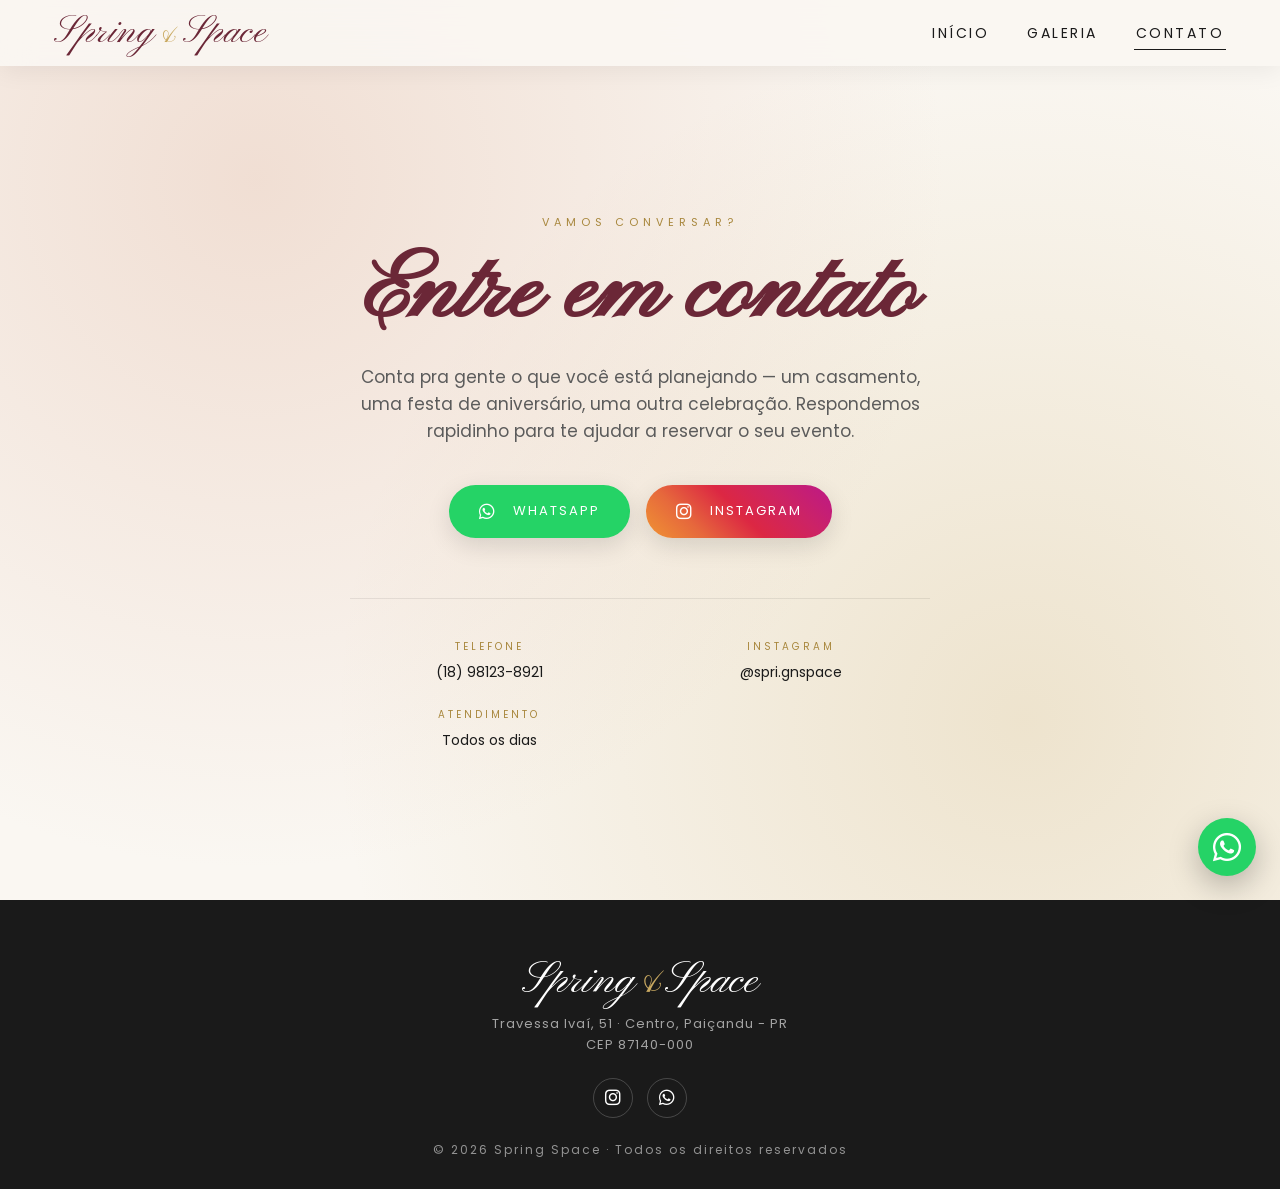
<file: contato.html>
<!DOCTYPE html>
<html lang="pt-br">
<head>
<meta charset="UTF-8">
<meta name="viewport" content="width=device-width, initial-scale=1">
<title>Contato · Spring Space</title>
<meta name="description" content="Entre em contato com o Spring Space pelo WhatsApp ou Instagram e agende uma visita ao espaço.">

<link rel="preconnect" href="https://fonts.googleapis.com">
<link rel="preconnect" href="https://fonts.gstatic.com" crossorigin>
<link href="https://fonts.googleapis.com/css2?family=Playfair+Display:ital,wght@0,400;0,500;0,600;1,400&family=Pinyon+Script&family=Great+Vibes&family=Poppins:wght@300;400;500;600&display=swap" rel="stylesheet">
<link rel="stylesheet" href="https://cdnjs.cloudflare.com/ajax/libs/font-awesome/6.5.1/css/all.min.css">

<link rel="stylesheet" href="css/style.css">
</head>
<body>

<header id="site-header" class="scrolled">
    <div class="logo"><a href="index.html">Spring<span class="amp">&amp;</span>Space</a></div>
    <button class="burger" id="burger" aria-label="Abrir menu"><span></span><span></span><span></span></button>
    <nav id="site-nav">
        <a href="index.html">Início</a>
        <a href="galeria.html">Galeria</a>
        <a href="contato.html" class="active">Contato</a>
    </nav>
</header>

<section class="contato">
    <div class="contato-card reveal">
        <span class="eyebrow">Vamos conversar?</span>
        <h2>Entre em contato</h2>
        <p>Conta pra gente o que você está planejando — um casamento, uma festa de aniversário, uma outra celebração. Respondemos rapidinho para te ajudar a reservar o seu evento.</p>

        <div class="contato-buttons">
            <a href="https://wa.me/5518981238921" class="btn-contato whats" target="_blank" rel="noopener">
                <i class="fab fa-whatsapp"></i> <span>WhatsApp</span>
            </a>
            <a href="https://www.instagram.com/spri.gnspace" class="btn-contato insta" target="_blank" rel="noopener">
                <i class="fab fa-instagram"></i> <span>Instagram</span>
            </a>
        </div>

        <div class="contato-info">
            <div>
                <div class="label">Telefone</div>
                <div class="value">(18) 98123-8921</div>
            </div>
            <div>
                <div class="label">Instagram</div>
                <div class="value">@spri.gnspace</div>
            </div>
            <div>
                <div class="label">Atendimento</div>
                <div class="value">Todos os dias</div>
            </div>
        </div>
    </div>
</section>

<footer>
    <div class="foot-sig">Spring<span class="amp">&amp;</span>Space</div>
    <p class="address">Travessa Ivaí, 51 · Centro, Paiçandu - PR<br>CEP 87140-000</p>
    <div class="socials">
        <a href="https://www.instagram.com/spri.gnspace" target="_blank" rel="noopener" aria-label="Instagram"><i class="fab fa-instagram"></i></a>
        <a href="https://wa.me/5518981238921" target="_blank" rel="noopener" aria-label="WhatsApp"><i class="fab fa-whatsapp"></i></a>
    </div>
    <p class="copy">© <span id="year">2026</span> Spring Space · Todos os direitos reservados</p>
</footer>

<a href="https://wa.me/5518981238921" class="whatsapp-float" target="_blank" rel="noopener" aria-label="WhatsApp"><i class="fab fa-whatsapp"></i></a>
<button class="back-top" aria-label="Voltar ao topo" title="Voltar ao topo">↑</button>

<script src="js/script.js"></script>
</body>
</html>
</file>
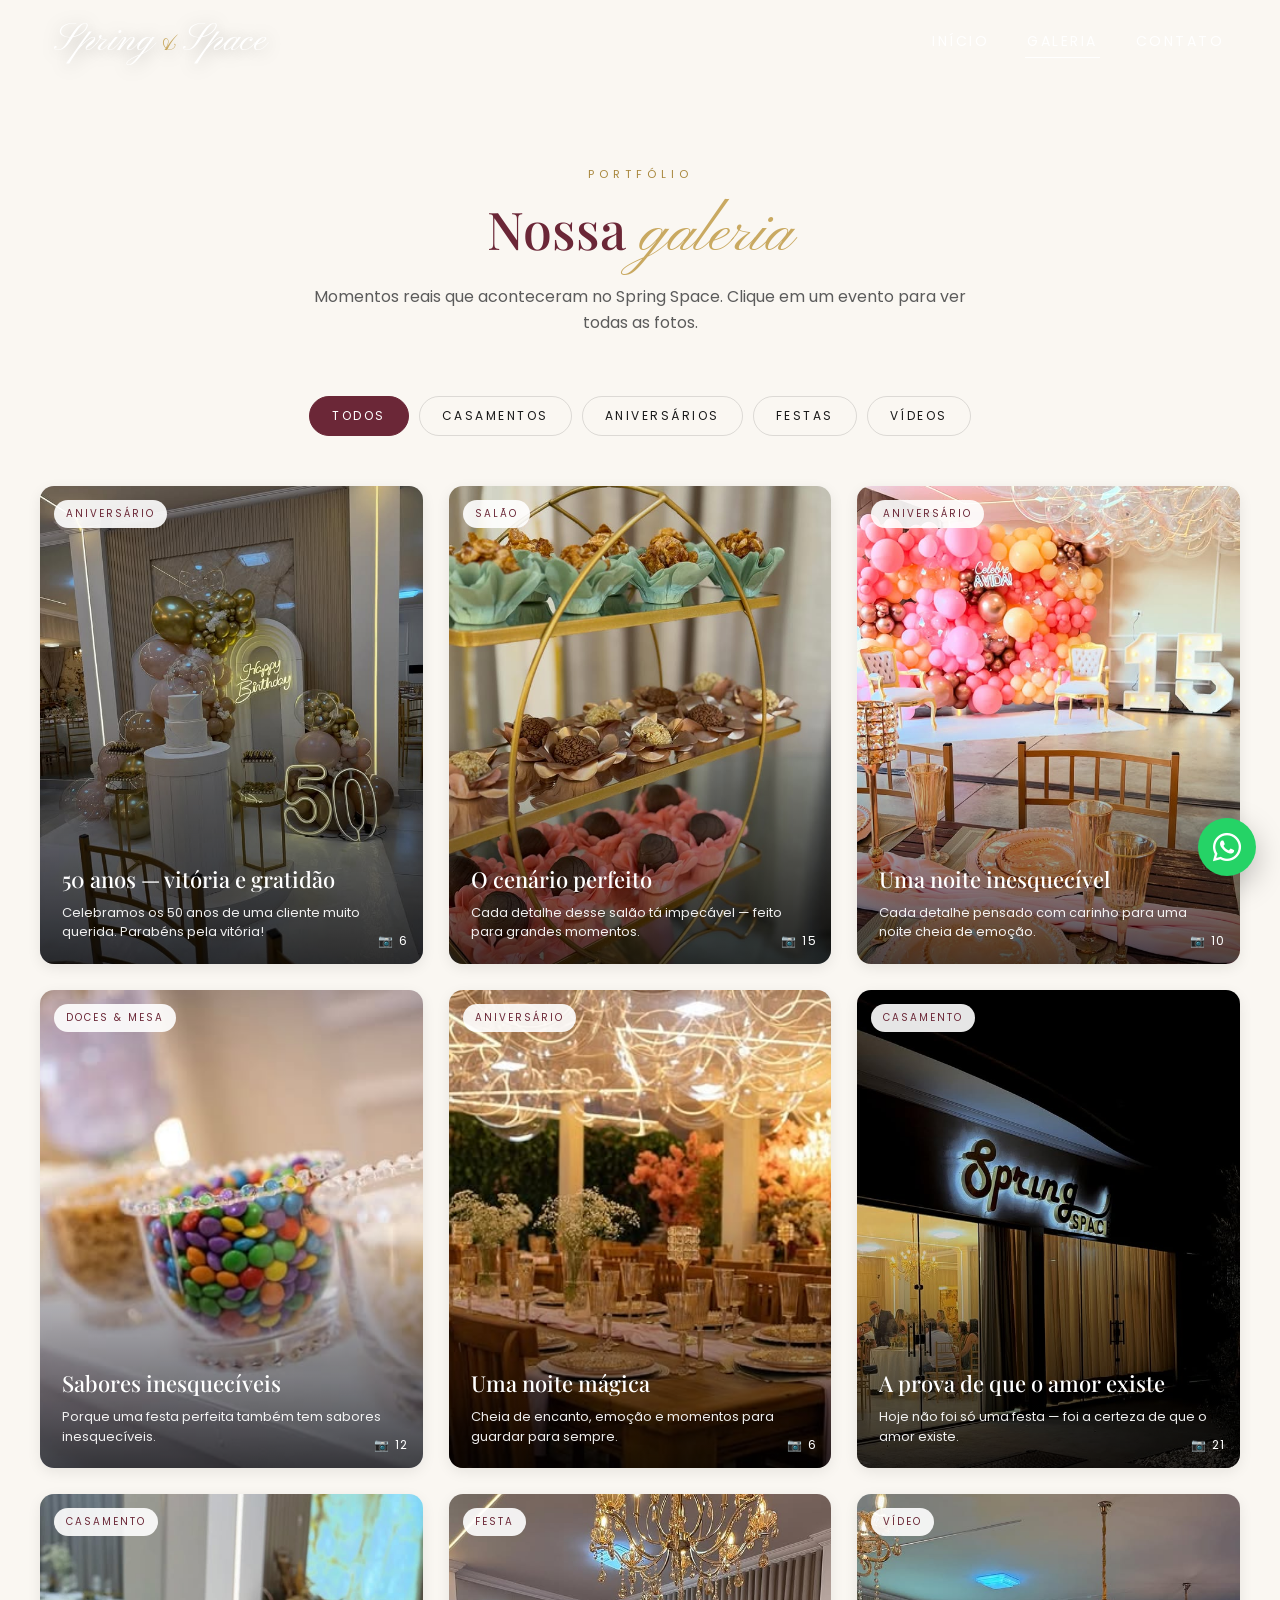
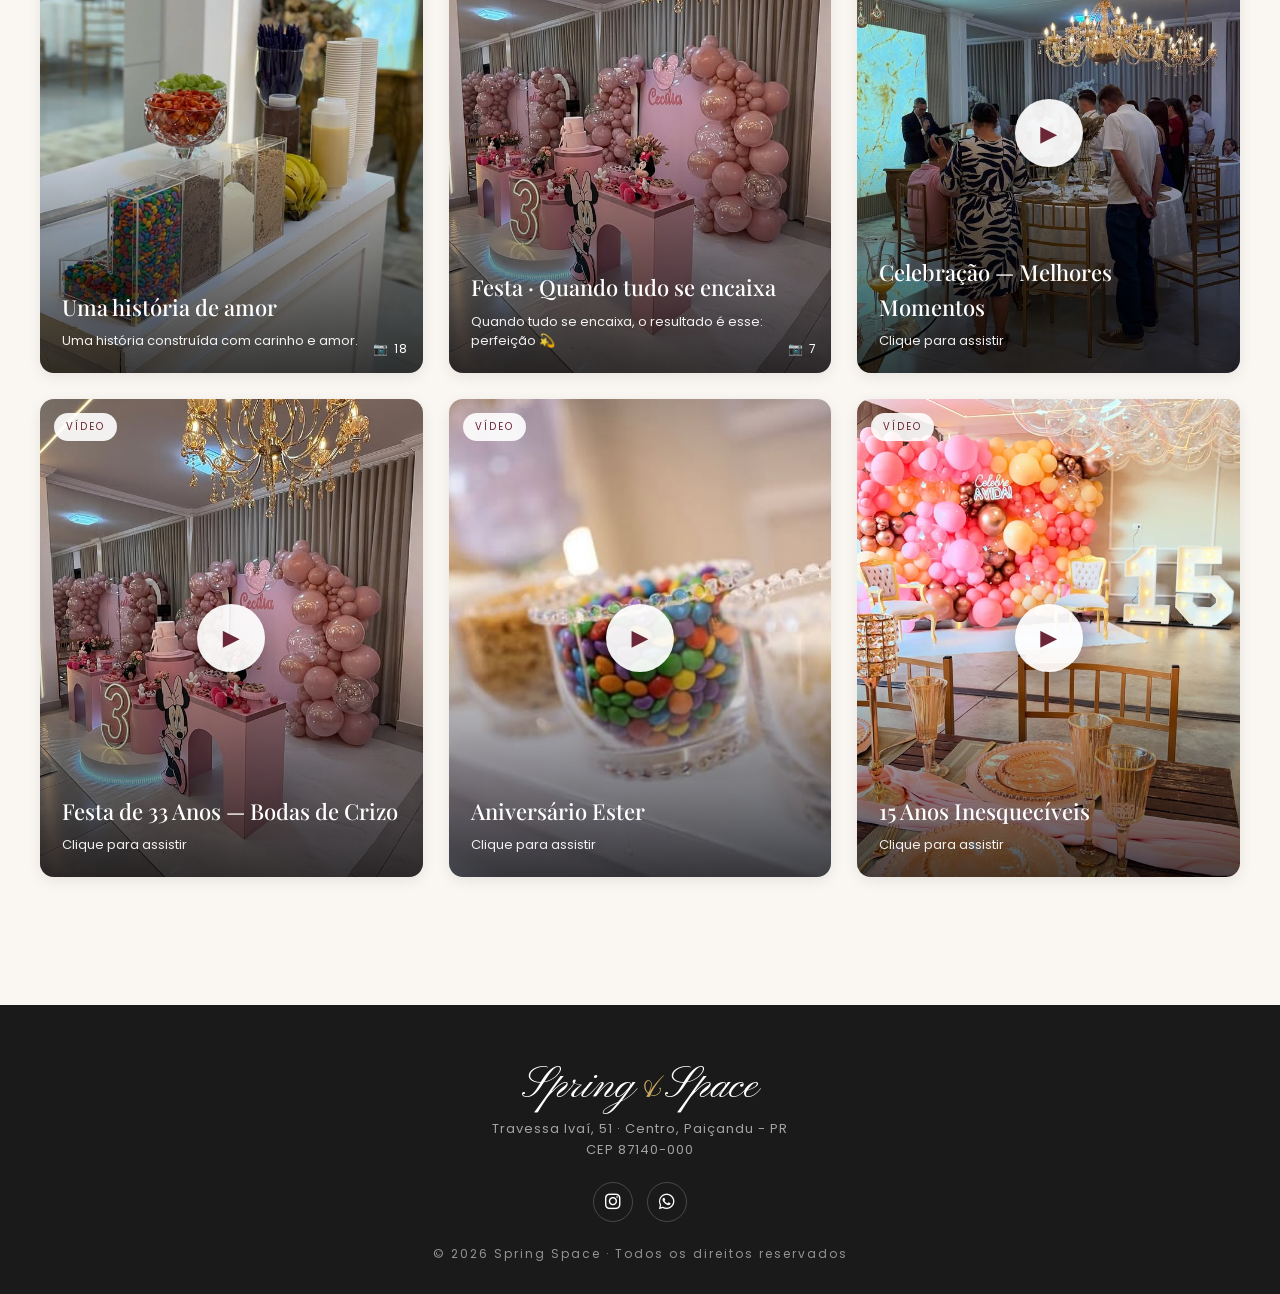
<file: galeria.html>
<!DOCTYPE html>
<html lang="pt-br">
<head>
<meta charset="UTF-8">
<meta name="viewport" content="width=device-width, initial-scale=1">
<title>Galeria · Spring Space</title>
<meta name="description" content="Confira as celebrações que aconteceram no Spring Space: casamentos, aniversários, bodas e festas.">

<link rel="preconnect" href="https://fonts.googleapis.com">
<link rel="preconnect" href="https://fonts.gstatic.com" crossorigin>
<link href="https://fonts.googleapis.com/css2?family=Playfair+Display:ital,wght@0,400;0,500;0,600;1,400&family=Pinyon+Script&family=Great+Vibes&family=Poppins:wght@300;400;500;600&display=swap" rel="stylesheet">
<link rel="stylesheet" href="https://cdnjs.cloudflare.com/ajax/libs/font-awesome/6.5.1/css/all.min.css">

<link rel="stylesheet" href="css/style.css">
</head>
<body>

<header id="site-header">
    <div class="logo"><a href="index.html">Spring<span class="amp">&amp;</span>Space</a></div>
    <button class="burger" id="burger" aria-label="Abrir menu"><span></span><span></span><span></span></button>
    <nav id="site-nav">
        <a href="index.html">Início</a>
        <a href="galeria.html" class="active">Galeria</a>
        <a href="contato.html">Contato</a>
    </nav>
</header>

<section class="galeria-page">
    <div class="container">
        <div class="section-head reveal">
            <span class="eyebrow">Portfólio</span>
            <h2>Nossa <em>galeria</em></h2>
            <p>Momentos reais que aconteceram no Spring Space. Clique em um evento para ver todas as fotos.</p>
        </div>

        <div class="gallery-filters reveal delay-1" id="filters">
            <button class="active" data-filter="todos">Todos</button>
            <button data-filter="casamento">Casamentos</button>
            <button data-filter="aniversario">Aniversários</button>
            <button data-filter="festa">Festas</button>
            <button data-filter="video">Vídeos</button>
        </div>

        <div class="galeria" id="galeria"></div>
    </div>
</section>

<!-- LIGHTBOX -->
<div class="lightbox" id="lightbox" aria-hidden="true">
    <button class="lightbox-close" id="lb-close" aria-label="Fechar">✕</button>
    <button class="lightbox-prev" id="lb-prev" aria-label="Anterior">‹</button>
    <button class="lightbox-next" id="lb-next" aria-label="Próxima">›</button>
    <div class="lightbox-content" id="lb-content"></div>
    <div class="lightbox-counter" id="lb-counter"></div>
</div>
<!-- FOOTER -->
<footer>
    <div class="foot-sig">Spring<span class="amp">&amp;</span>Space</div>
    <p class="address">Travessa Ivaí, 51 · Centro, Paiçandu - PR<br>CEP 87140-000</p>
    <div class="socials">
        <a href="https://www.instagram.com/spri.gnspace" target="_blank" rel="noopener" aria-label="Instagram"><i class="fab fa-instagram"></i></a>
        <a href="https://wa.me/5518981238921" target="_blank" rel="noopener" aria-label="WhatsApp"><i class="fab fa-whatsapp"></i></a>
    </div>
    <p class="copy">© <span id="year">2026</span> Spring Space · Todos os direitos reservados</p>
</footer>

<a href="https://wa.me/5518981238921" class="whatsapp-float" target="_blank" rel="noopener" aria-label="WhatsApp"><i class="fab fa-whatsapp"></i></a>
<button class="back-top" aria-label="Voltar ao topo" title="Voltar ao topo">↑</button>

<script src="js/script.js"></script>
</body>
</html>
</file>
<file: css/style.css>
/* =========================================================
   Spring Space — Visual Identity
   Palette: ivory, rose, burgundy, gold, charcoal
   Type:    Playfair Display (serif) + Poppins (body) + Pinyon Script (signature)
   ========================================================= */

:root {
    --ivory: #faf7f2;
    --cream: #f2ebe1;
    --rose:  #e7c6b5;
    --gold:  #c9a961;
    --gold-dark: #a8873d;
    --burgundy: #6b2737;
    --charcoal: #1a1a1a;
    --muted: #5b5b5b;
    --white: #ffffff;
    --shadow-sm: 0 4px 14px rgba(0,0,0,0.08);
    --shadow-md: 0 14px 40px rgba(0,0,0,0.18);
    --shadow-lg: 0 30px 80px rgba(0,0,0,0.35);
    --radius: 14px;
    --ease: cubic-bezier(.22,.61,.36,1);
}

/* RESET */
*, *::before, *::after {
    margin: 0;
    padding: 0;
    box-sizing: border-box;
}

html { scroll-behavior: smooth; }

body {
    font-family: 'Poppins', system-ui, sans-serif;
    background: var(--ivory);
    color: var(--charcoal);
    line-height: 1.6;
    overflow-x: hidden;
    -webkit-font-smoothing: antialiased;
}

img { display: block; max-width: 100%; }

/* =========================================================
   HEADER / NAV
   ========================================================= */
header {
    position: fixed;
    inset: 0 0 auto 0;
    padding: 22px 54px;
    display: flex;
    justify-content: space-between;
    align-items: center;
    z-index: 1000;
    transition: background .4s var(--ease), padding .4s var(--ease), box-shadow .4s var(--ease);
}

header.scrolled {
    background: rgba(250, 247, 242, 0.92);
    backdrop-filter: blur(16px);
    -webkit-backdrop-filter: blur(16px);
    padding: 14px 54px;
    box-shadow: 0 6px 24px rgba(0,0,0,0.06);
}

/* Signature logo */
.logo {
    font-family: 'Pinyon Script', 'Great Vibes', cursive;
    font-weight: 400;
    font-size: clamp(30px, 3vw, 44px);
    color: var(--white);
    letter-spacing: .5px;
    text-shadow: 0 2px 18px rgba(0,0,0,0.35);
    transition: color .4s var(--ease), text-shadow .4s var(--ease);
    line-height: 1;
}
.logo a { color: inherit; text-decoration: none; }
.logo .amp { color: var(--gold); font-size: .85em; margin: 0 .05em; }

header.scrolled .logo {
    color: var(--burgundy);
    text-shadow: none;
}

/* Nav */
nav {
    display: flex;
    gap: 34px;
    align-items: center;
}
nav a {
    color: var(--white);
    text-decoration: none;
    font-size: 14px;
    font-weight: 400;
    letter-spacing: 2.5px;
    text-transform: uppercase;
    position: relative;
    padding: 6px 2px;
    transition: color .3s var(--ease);
}
nav a::after {
    content: "";
    position: absolute;
    left: 0; bottom: 0;
    width: 0%; height: 1.5px;
    background: currentColor;
    transition: width .4s var(--ease);
}
nav a:hover::after,
nav a.active::after { width: 100%; }
header.scrolled nav a { color: var(--charcoal); }

/* Mobile burger */
.burger {
    display: none;
    width: 30px; height: 22px;
    background: transparent;
    border: none;
    cursor: pointer;
    position: relative;
}
.burger span {
    position: absolute;
    left: 0; right: 0;
    height: 2px;
    background: var(--white);
    transition: transform .35s var(--ease), top .35s var(--ease), opacity .2s var(--ease), background .35s var(--ease);
}
.burger span:nth-child(1) { top: 2px; }
.burger span:nth-child(2) { top: 10px; }
.burger span:nth-child(3) { top: 18px; }
header.scrolled .burger span { background: var(--charcoal); }
.burger.open span:nth-child(1) { top: 10px; transform: rotate(45deg); }
.burger.open span:nth-child(2) { opacity: 0; }
.burger.open span:nth-child(3) { top: 10px; transform: rotate(-45deg); }

/* =========================================================
   HERO
   ========================================================= */
.hero {
    position: relative;
    min-height: 100vh;
    display: flex;
    align-items: center;
    justify-content: center;
    text-align: center;
    color: var(--white);
    overflow: hidden;
}
.hero-slides {
    position: absolute; inset: 0;
    z-index: 0;
}
.hero-slide {
    position: absolute; inset: 0;
    background-size: cover;
    background-position: center;
    opacity: 0;
    transform: scale(1.08);
    transition: opacity 1.6s var(--ease), transform 8s ease-out;
}
.hero-slide.active {
    opacity: 1;
    transform: scale(1);
}
.hero::before {
    content: "";
    position: absolute; inset: 0;
    background: linear-gradient(180deg, rgba(0,0,0,.35) 0%, rgba(0,0,0,.55) 100%);
    z-index: 1;
}
.hero-content {
    position: relative;
    z-index: 2;
    padding: 0 24px;
    max-width: 900px;
}
.hero .brand-signature {
    font-family: 'Pinyon Script', 'Great Vibes', cursive;
    font-size: clamp(64px, 11vw, 150px);
    line-height: 1;
    color: var(--white);
    text-shadow: 0 6px 40px rgba(0,0,0,.45);
    opacity: 0;
    transform: translateY(30px);
    animation: signatureIn 1.8s var(--ease) forwards;
}
.hero .brand-signature .amp {
    color: var(--gold);
    font-size: .85em;
    display: inline-block;
    margin: 0 .08em;
}
.hero .kicker {
    display: inline-block;
    font-size: 12px;
    letter-spacing: 5px;
    text-transform: uppercase;
    margin-bottom: 18px;
    color: var(--gold);
    opacity: 0;
    animation: fadeUp .9s var(--ease) .3s forwards;
}
.hero .tagline {
    margin-top: 18px;
    font-family: 'Playfair Display', serif;
    font-weight: 400;
    font-size: clamp(18px, 2.2vw, 26px);
    font-style: italic;
    letter-spacing: .5px;
    opacity: 0;
    animation: fadeUp 1s var(--ease) 1s forwards;
}
.hero .hero-cta {
    margin-top: 36px;
    display: inline-flex;
    gap: 14px;
    flex-wrap: wrap;
    justify-content: center;
    opacity: 0;
    animation: fadeUp 1s var(--ease) 1.4s forwards;
}
.scroll-hint {
    position: absolute;
    bottom: 28px;
    left: 50%;
    transform: translateX(-50%);
    z-index: 2;
    color: var(--white);
    font-size: 11px;
    letter-spacing: 3px;
    text-transform: uppercase;
    opacity: .85;
    display: flex;
    flex-direction: column;
    align-items: center;
    gap: 8px;
}
.scroll-hint .line {
    width: 1px; height: 40px;
    background: var(--white);
    position: relative;
    overflow: hidden;
}
.scroll-hint .line::after {
    content: "";
    position: absolute;
    top: -40px; left: 0;
    width: 100%; height: 40px;
    background: var(--gold);
    animation: scrollLine 2.4s var(--ease) infinite;
}

/* =========================================================
   BUTTONS
   ========================================================= */
.btn {
    position: relative;
    display: inline-flex;
    align-items: center;
    gap: 10px;
    padding: 14px 32px;
    font-size: 12px;
    letter-spacing: 3px;
    text-transform: uppercase;
    text-decoration: none;
    border: 1.5px solid currentColor;
    color: var(--white);
    background: transparent;
    overflow: hidden;
    transition: color .35s var(--ease), border-color .35s var(--ease), transform .35s var(--ease);
    cursor: pointer;
}
.btn::before {
    content: "";
    position: absolute;
    inset: 0;
    background: var(--white);
    transform: translateY(101%);
    transition: transform .45s var(--ease);
    z-index: 0;
}
.btn > * { position: relative; z-index: 1; }
.btn:hover { color: var(--burgundy); border-color: var(--white); }
.btn:hover::before { transform: translateY(0); }

.btn-solid {
    color: var(--charcoal);
    background: var(--gold);
    border-color: var(--gold);
}
.btn-solid::before { background: var(--burgundy); }
.btn-solid:hover { color: var(--white); border-color: var(--burgundy); }

/* =========================================================
   GENERIC SECTION
   ========================================================= */
section { padding: clamp(70px, 10vw, 130px) 24px; }
.container { max-width: 1200px; margin: 0 auto; }

.section-head {
    text-align: center;
    margin-bottom: 60px;
}
.section-head .eyebrow {
    display: inline-block;
    font-size: 11px;
    letter-spacing: 5px;
    text-transform: uppercase;
    color: var(--gold-dark);
    margin-bottom: 14px;
}
.section-head h2 {
    font-family: 'Playfair Display', serif;
    font-weight: 500;
    font-size: clamp(30px, 4.5vw, 52px);
    color: var(--burgundy);
    margin-bottom: 12px;
    line-height: 1.15;
}
.section-head h2 em {
    font-family: 'Pinyon Script', cursive;
    font-style: normal;
    color: var(--gold);
    font-size: 1.25em;
    font-weight: 400;
}
.section-head p {
    max-width: 680px;
    margin: 0 auto;
    color: var(--muted);
    font-size: 16px;
}

/* =========================================================
   ABOUT
   ========================================================= */
.sobre {
    background:
        radial-gradient(circle at 80% 20%, rgba(201,169,97,0.08), transparent 60%),
        var(--ivory);
    position: relative;
}
.sobre-grid {
    display: grid;
    grid-template-columns: 1fr 1fr;
    gap: clamp(30px, 6vw, 80px);
    align-items: center;
}
.sobre-text h2 {
    font-family: 'Playfair Display', serif;
    font-weight: 500;
    font-size: clamp(30px, 4vw, 48px);
    color: var(--burgundy);
    line-height: 1.15;
    margin-bottom: 22px;
}
.sobre-text h2 em {
    font-family: 'Pinyon Script', cursive;
    font-style: normal;
    color: var(--gold);
    font-size: 1.2em;
}
.sobre-text .eyebrow {
    display: inline-block;
    font-size: 11px;
    letter-spacing: 5px;
    text-transform: uppercase;
    color: var(--gold-dark);
    margin-bottom: 14px;
}
.sobre-text p {
    color: var(--muted);
    margin-bottom: 18px;
}
.sobre-image {
    position: relative;
    aspect-ratio: 4/5;
    border-radius: var(--radius);
    overflow: hidden;
    box-shadow: var(--shadow-md);
}
.sobre-image img {
    width: 100%; height: 100%;
    object-fit: cover;
    transition: transform 1.2s var(--ease);
}
.sobre-image:hover img { transform: scale(1.05); }
.sobre-image::before {
    content: "";
    position: absolute;
    inset: -20px;
    border: 2px solid var(--gold);
    border-radius: var(--radius);
    z-index: -1;
    transform: translate(24px, 24px);
}

/* =========================================================
   SERVIÇOS
   ========================================================= */
.servicos { background: var(--cream); }
.servicos-grid {
    display: grid;
    grid-template-columns: repeat(auto-fit, minmax(230px, 1fr));
    gap: 24px;
}
.servico {
    background: var(--white);
    padding: 40px 28px;
    border-radius: var(--radius);
    text-align: center;
    box-shadow: var(--shadow-sm);
    transition: transform .5s var(--ease), box-shadow .5s var(--ease);
    border: 1px solid transparent;
}
.servico:hover {
    transform: translateY(-8px);
    box-shadow: var(--shadow-md);
    border-color: var(--gold);
}
.servico .icon {
    font-size: 32px;
    margin-bottom: 14px;
    display: inline-block;
    transition: transform .5s var(--ease);
}
.servico:hover .icon { transform: scale(1.15) rotate(-6deg); }
.servico h3 {
    font-family: 'Playfair Display', serif;
    font-weight: 500;
    font-size: 20px;
    color: var(--burgundy);
    margin-bottom: 8px;
}
.servico p {
    color: var(--muted);
    font-size: 14px;
}

/* =========================================================
   GALLERY PREVIEW (home)
   ========================================================= */
.preview-grid {
    display: grid;
    grid-template-columns: repeat(3, 1fr);
    gap: 14px;
    margin-bottom: 40px;
}
.preview-grid .tile {
    position: relative;
    overflow: hidden;
    border-radius: var(--radius);
    aspect-ratio: 4/5;
    box-shadow: var(--shadow-sm);
}
.preview-grid .tile:nth-child(1) { grid-row: span 2; aspect-ratio: auto; }
.preview-grid .tile img {
    width: 100%; height: 100%;
    object-fit: cover;
    transition: transform 1.2s var(--ease), filter .6s var(--ease);
}
.preview-grid .tile:hover img { transform: scale(1.08); filter: brightness(.85); }
.preview-grid .tile::after {
    content: "";
    position: absolute;
    inset: 0;
    background: linear-gradient(180deg, transparent 55%, rgba(0,0,0,.55));
    opacity: 0;
    transition: opacity .4s var(--ease);
}
.preview-grid .tile:hover::after { opacity: 1; }
.preview-cta { text-align: center; }

/* =========================================================
   GALERIA (full page)
   ========================================================= */
.galeria-page { padding-top: 160px; }

.gallery-filters {
    display: flex;
    justify-content: center;
    flex-wrap: wrap;
    gap: 10px;
    margin-bottom: 50px;
}
.gallery-filters button {
    background: transparent;
    border: 1px solid rgba(0,0,0,0.12);
    color: var(--charcoal);
    padding: 10px 22px;
    font-size: 12px;
    letter-spacing: 2.5px;
    text-transform: uppercase;
    font-family: inherit;
    cursor: pointer;
    border-radius: 999px;
    transition: all .35s var(--ease);
}
.gallery-filters button:hover { border-color: var(--gold); color: var(--gold-dark); }
.gallery-filters button.active {
    background: var(--burgundy);
    color: var(--white);
    border-color: var(--burgundy);
}

.galeria {
    display: grid;
    grid-template-columns: repeat(auto-fit, minmax(300px, 1fr));
    gap: 26px;
    max-width: 1280px;
    margin: 0 auto;
}

.evento {
    position: relative;
    background: var(--white);
    border-radius: var(--radius);
    overflow: hidden;
    box-shadow: var(--shadow-sm);
    transition: transform .5s var(--ease), box-shadow .5s var(--ease);
    opacity: 0;
    transform: translateY(40px);
    cursor: pointer;
}
.evento.show { opacity: 1; transform: translateY(0); }
.evento:hover {
    transform: translateY(-6px);
    box-shadow: var(--shadow-md);
}
.evento-media {
    position: relative;
    aspect-ratio: 4/5;
    overflow: hidden;
}
.evento-media img, .evento-media video {
    width: 100%; height: 100%;
    object-fit: cover;
    transition: transform 1.2s var(--ease);
}
.evento:hover .evento-media img,
.evento:hover .evento-media video { transform: scale(1.08); }
.evento-media::after {
    content: "";
    position: absolute;
    inset: 0;
    background: linear-gradient(180deg, transparent 50%, rgba(0,0,0,.7));
    pointer-events: none;
}
.evento-badge {
    position: absolute;
    top: 14px; left: 14px;
    background: rgba(255,255,255,.9);
    color: var(--burgundy);
    font-size: 10px;
    letter-spacing: 2px;
    text-transform: uppercase;
    padding: 6px 12px;
    border-radius: 999px;
    z-index: 2;
}
.evento-count {
    position: absolute;
    bottom: 14px; right: 14px;
    color: var(--white);
    font-size: 12px;
    letter-spacing: 1.5px;
    z-index: 2;
    display: flex;
    align-items: center;
    gap: 6px;
}
.evento-caption {
    position: absolute;
    bottom: 0; left: 0; right: 0;
    padding: 28px 22px 22px;
    color: var(--white);
    z-index: 2;
}
.evento-caption h3 {
    font-family: 'Playfair Display', serif;
    font-weight: 500;
    font-size: 22px;
    margin-bottom: 6px;
}
.evento-caption p {
    font-size: 13px;
    opacity: .92;
    line-height: 1.5;
}

/* Video card badge */
.evento.is-video .evento-media::before {
    content: "▶";
    position: absolute;
    top: 50%; left: 50%;
    transform: translate(-50%, -50%);
    z-index: 3;
    width: 68px; height: 68px;
    display: flex;
    align-items: center;
    justify-content: center;
    border-radius: 50%;
    background: rgba(255,255,255,.92);
    color: var(--burgundy);
    font-size: 22px;
    box-shadow: 0 8px 30px rgba(0,0,0,.4);
    transition: transform .4s var(--ease);
}
.evento.is-video:hover .evento-media::before { transform: translate(-50%, -50%) scale(1.1); }

/* Video placeholder (empty state) */
.video-placeholder {
    grid-column: 1 / -1;
    background: linear-gradient(135deg, rgba(107,39,55,.06), rgba(201,169,97,.12));
    border: 2px dashed rgba(107,39,55,.25);
    border-radius: var(--radius);
    padding: 60px 24px;
    text-align: center;
    color: var(--muted);
}
.video-placeholder h3 {
    font-family: 'Playfair Display', serif;
    color: var(--burgundy);
    font-size: 22px;
    margin-bottom: 8px;
}
.video-placeholder code {
    background: rgba(0,0,0,.05);
    padding: 2px 8px;
    border-radius: 4px;
    font-size: 13px;
}

/* =========================================================
   LIGHTBOX
   ========================================================= */
.lightbox {
    position: fixed;
    inset: 0;
    background: rgba(10,10,10,.94);
    display: none;
    justify-content: center;
    align-items: center;
    z-index: 2000;
    padding: 40px 70px;
    opacity: 0;
    transition: opacity .4s var(--ease);
}
.lightbox.open { display: flex; opacity: 1; }
.lightbox-content {
    position: relative;
    max-width: 1100px;
    max-height: 90vh;
    width: 100%;
    display: flex;
    align-items: center;
    justify-content: center;
}
.lightbox-content img,
.lightbox-content video {
    max-width: 100%;
    max-height: 85vh;
    object-fit: contain;
    border-radius: 6px;
    box-shadow: var(--shadow-lg);
    animation: lbIn .4s var(--ease);
}
.lightbox-close,
.lightbox-prev,
.lightbox-next {
    position: absolute;
    background: rgba(255,255,255,.08);
    color: var(--white);
    border: 1px solid rgba(255,255,255,.25);
    width: 48px; height: 48px;
    border-radius: 50%;
    cursor: pointer;
    display: flex;
    align-items: center;
    justify-content: center;
    font-size: 20px;
    font-family: inherit;
    transition: background .3s var(--ease), transform .3s var(--ease);
    z-index: 2;
}
.lightbox-close:hover,
.lightbox-prev:hover,
.lightbox-next:hover { background: var(--gold); color: var(--charcoal); border-color: var(--gold); }
.lightbox-close { top: 24px; right: 24px; }
.lightbox-prev  { left: 24px; top: 50%; transform: translateY(-50%); }
.lightbox-next  { right: 24px; top: 50%; transform: translateY(-50%); }
.lightbox-counter {
    position: absolute;
    bottom: 20px;
    left: 50%;
    transform: translateX(-50%);
    color: rgba(255,255,255,.75);
    font-size: 12px;
    letter-spacing: 2px;
}

/* =========================================================
   CTA STRIP
   ========================================================= */
.cta {
    background:
        linear-gradient(rgba(107,39,55,.75), rgba(107,39,55,.75)),
        var(--bg, #333) center/cover no-repeat;
    color: var(--white);
    text-align: center;
    padding: 120px 24px;
}
.cta h2 {
    font-family: 'Playfair Display', serif;
    font-weight: 500;
    font-size: clamp(28px, 4vw, 46px);
    margin-bottom: 14px;
}
.cta h2 em {
    font-family: 'Pinyon Script', cursive;
    font-style: normal;
    color: var(--gold);
    font-size: 1.25em;
}
.cta p {
    max-width: 600px;
    margin: 0 auto 30px;
    opacity: .92;
}

/* =========================================================
   CONTATO PAGE
   ========================================================= */
.contato {
    min-height: 100vh;
    display: flex;
    align-items: center;
    justify-content: center;
    padding: 140px 24px 80px;
    background:
        radial-gradient(circle at 20% 20%, rgba(231,198,181,.5), transparent 55%),
        radial-gradient(circle at 80% 80%, rgba(201,169,97,.25), transparent 55%),
        var(--ivory);
}
.contato-card {
    max-width: 620px;
    text-align: center;
    padding: 20px;
}
.contato-card .eyebrow {
    display: inline-block;
    font-size: 11px;
    letter-spacing: 5px;
    text-transform: uppercase;
    color: var(--gold-dark);
    margin-bottom: 14px;
}
.contato-card h2 {
    font-family: 'Pinyon Script', cursive;
    font-size: clamp(54px, 8vw, 96px);
    color: var(--burgundy);
    line-height: 1;
    margin-bottom: 22px;
}
.contato-card p {
    color: var(--muted);
    margin-bottom: 40px;
    font-size: 17px;
}
.contato-buttons {
    display: flex;
    gap: 16px;
    flex-wrap: wrap;
    justify-content: center;
}

.btn-contato {
    display: inline-flex;
    align-items: center;
    gap: 12px;
    padding: 16px 30px;
    border-radius: 999px;
    color: var(--white);
    font-size: 13px;
    letter-spacing: 2px;
    text-transform: uppercase;
    text-decoration: none;
    transition: transform .35s var(--ease), box-shadow .35s var(--ease), background .35s var(--ease);
    box-shadow: 0 8px 24px rgba(0,0,0,.12);
}
.btn-contato.whats { background: #25d366; }
.btn-contato.whats:hover { background: #1fb559; transform: translateY(-3px); box-shadow: 0 12px 30px rgba(37,211,102,.4); }
.btn-contato.insta {
    background: linear-gradient(45deg,#f09433 0%,#e6683c 25%,#dc2743 50%,#cc2366 75%,#bc1888 100%);
}
.btn-contato.insta:hover { transform: translateY(-3px); box-shadow: 0 12px 30px rgba(220,39,67,.35); }

.contato-info {
    margin-top: 60px;
    display: grid;
    grid-template-columns: repeat(auto-fit, minmax(180px,1fr));
    gap: 24px;
    border-top: 1px solid rgba(0,0,0,.08);
    padding-top: 40px;
}
.contato-info div { text-align: center; }
.contato-info .label {
    font-size: 10px;
    letter-spacing: 3px;
    text-transform: uppercase;
    color: var(--gold-dark);
    margin-bottom: 6px;
}
.contato-info .value { color: var(--charcoal); font-size: 14px; }

/* =========================================================
   FOOTER
   ========================================================= */
footer {
    background: var(--charcoal);
    color: rgba(255,255,255,.75);
    padding: 60px 24px 30px;
    text-align: center;
}
footer .foot-sig {
    font-family: 'Pinyon Script', cursive;
    color: var(--white);
    font-size: 44px;
    line-height: 1;
    margin-bottom: 10px;
}
footer .address {
    font-size: 13px;
    color: rgba(255,255,255,0.6);
    letter-spacing: 1px;
    margin-top: 5px;
}
footer .foot-sig .amp { color: var(--gold); }
footer .socials {
    display: flex;
    gap: 14px;
    justify-content: center;
    margin: 22px 0;
}
footer .socials a {
    color: var(--white);
    text-decoration: none;
    width: 40px; height: 40px;
    border: 1px solid rgba(255,255,255,.2);
    border-radius: 50%;
    display: inline-flex;
    align-items: center;
    justify-content: center;
    font-size: 13px;
    letter-spacing: 1px;
    transition: background .3s var(--ease), color .3s var(--ease), border-color .3s var(--ease);
}
footer .socials a:hover { background: var(--gold); color: var(--charcoal); border-color: var(--gold); }
footer .copy {
    font-size: 12px;
    letter-spacing: 2px;
    opacity: .7;
}

/* =========================================================
   BACK TO TOP
   ========================================================= */
.back-top {
    position: fixed;
    left: 24px;
    bottom: 24px;
    width: 48px;
    height: 48px;
    border-radius: 50%;
    background: var(--burgundy);
    color: var(--white);
    border: none;
    cursor: pointer;
    display: flex;
    align-items: center;
    justify-content: center;
    font-size: 20px;
    z-index: 999;
    opacity: 0;
    pointer-events: none;
    transform: translateY(20px);
    transition: opacity .4s var(--ease), transform .4s var(--ease), background .3s var(--ease);
    box-shadow: 0 10px 24px rgba(0,0,0,.25);
    font-family: inherit;
}
.back-top.show {
    opacity: 1;
    pointer-events: auto;
    transform: translateY(0);
}
.back-top:hover {
    background: var(--gold);
    color: var(--charcoal);
}

/* =========================================================
   FLOAT WHATSAPP
   ========================================================= */
.whatsapp-float {
    position: fixed;
    bottom: 24px;
    right: 24px;
    width: 58px; height: 58px;
    background: #25d366;
    color: var(--white);
    border-radius: 50%;
    display: flex;
    align-items: center;
    justify-content: center;
    font-size: 28px;
    text-decoration: none;
    box-shadow: 0 10px 30px rgba(0,0,0,.25);
    z-index: 999;
    transition: transform .4s var(--ease), box-shadow .4s var(--ease);
    animation: pulse 2.2s ease-in-out infinite;
}
.whatsapp-float:hover {
    transform: scale(1.1);
    box-shadow: 0 14px 40px rgba(37,211,102,.5);
}

/* =========================================================
   REVEAL ON SCROLL
   ========================================================= */
.reveal {
    opacity: 0;
    transform: translateY(36px);
    transition: opacity 1s var(--ease), transform 1s var(--ease);
}
.reveal.visible {
    opacity: 1;
    transform: translateY(0);
}
.reveal.delay-1 { transition-delay: .15s; }
.reveal.delay-2 { transition-delay: .3s; }
.reveal.delay-3 { transition-delay: .45s; }

/* =========================================================
   KEYFRAMES
   ========================================================= */
@keyframes fadeUp {
    from { opacity: 0; transform: translateY(24px); }
    to   { opacity: 1; transform: translateY(0); }
}
@keyframes signatureIn {
    0%   { opacity: 0; transform: translateY(30px) scale(.95); letter-spacing: 8px; }
    60%  { opacity: 1; letter-spacing: 1px; }
    100% { opacity: 1; transform: translateY(0) scale(1); letter-spacing: .5px; }
}
@keyframes scrollLine {
    0%   { top: -40px; }
    100% { top: 40px; }
}
@keyframes lbIn {
    from { opacity: 0; transform: scale(.96); }
    to   { opacity: 1; transform: scale(1); }
}
@keyframes pulse {
    0%, 100% { box-shadow: 0 10px 30px rgba(0,0,0,.25), 0 0 0 0 rgba(37,211,102,.45); }
    50%      { box-shadow: 0 10px 30px rgba(0,0,0,.25), 0 0 0 16px rgba(37,211,102,0); }
}

/* =========================================================
   RESPONSIVE — mantém o layout de PC também no tablet/celular.
   Só diminuímos paddings, fontes e gaps — nunca empilhamos colunas.
   ========================================================= */
@media (max-width: 900px) {
    header { padding: 16px 22px; gap: 12px; }
    header.scrolled { padding: 12px 22px; }

    nav { gap: 18px; }
    nav a { font-size: 12px; letter-spacing: 1.8px; }

    .logo { font-size: clamp(26px, 6vw, 36px); }

    /* Keep 2-col about on tablets, tighter gap */
    .sobre-grid { gap: 32px; }
    .sobre-image::before { inset: -10px; transform: translate(10px, 10px); }

    /* Keep 3-col preview on tablet */
    .preview-grid { gap: 10px; }

    /* Galeria: aperta o minmax para caber mais colunas */
    .galeria { grid-template-columns: repeat(2, 1fr); gap: 16px; }
    .evento-caption { padding: 22px 16px 16px; }
    .evento-caption h3 { font-size: 18px; }
    .evento-caption p { font-size: 12px; }

    .lightbox { padding: 24px 14px; }
    .lightbox-prev { left: 10px; }
    .lightbox-next { right: 10px; }

    section { padding: 70px 20px; }
}

@media (max-width: 600px) {
    header { padding: 12px 16px; flex-direction: column; gap: 8px; }
    header.scrolled { padding: 10px 16px; }
    nav { gap: 10px; flex-wrap: wrap; justify-content: center; }
    nav a {
        font-size: 10px;
        letter-spacing: 1px;
        padding: 4px 2px;
    }
    .logo { font-size: clamp(22px, 5.5vw, 28px); }

    .hero .hero-cta { gap: 10px; }
    .btn { padding: 11px 20px; font-size: 11px; letter-spacing: 2px; }

    /* Stacking columns for better spacing on mobile */
    .sobre-grid { grid-template-columns: 1fr; gap: 30px; }
    .sobre-text { text-align: center; }
    .sobre-text h2 { font-size: clamp(26px, 7vw, 34px); }
    .sobre-text p { font-size: 14px; }
    .sobre-image { aspect-ratio: 1/1; order: -1; } /* Image on top */

    .servicos-grid { grid-template-columns: 1fr; gap: 16px; }
    .servico { padding: 30px 20px; }
    .servico h3 { font-size: 18px; }
    .servico p { font-size: 13px; }

    .preview-grid { grid-template-columns: repeat(2, 1fr); gap: 10px; }
    .preview-grid .tile:nth-child(1) { grid-column: span 2; aspect-ratio: 16/9; }

    .galeria { grid-template-columns: 1fr; gap: 20px; }
    .evento-badge { font-size: 10px; padding: 6px 10px; }
    .evento-count { font-size: 12px; }
    .evento-caption { padding: 20px 16px 16px; }
    .evento-caption h3 { font-size: 18px; }
    .evento-caption p { font-size: 13px; line-height: 1.5; }

    .gallery-filters button {
        padding: 8px 16px;
        font-size: 11px;
        letter-spacing: 1px;
    }

    section { padding: 60px 20px; }
    .container { padding: 0; }

    .whatsapp-float { width: 52px; height: 52px; font-size: 24px; bottom: 20px; right: 20px; }
    .back-top { width: 44px; height: 44px; font-size: 18px; left: 20px; bottom: 20px; }

    .contato-buttons { gap: 12px; }
    .btn-contato { padding: 14px 24px; font-size: 12px; letter-spacing: 1px; }
    .contato-info { grid-template-columns: 1fr; gap: 20px; }
    .contato-info div { padding: 10px; border-bottom: 1px solid rgba(0,0,0,0.05); }
    .contato-info .label { font-size: 10px; letter-spacing: 2px; }
    .contato-info .value { font-size: 14px; }

    footer .foot-sig { font-size: 38px; }
}

@media (prefers-reduced-motion: reduce) {
    *, *::before, *::after {
        animation: none !important;
        transition: none !important;
    }
    .hero-slide { opacity: 1; }
    .hero-slide:not(.active) { opacity: 0; }
}


/* =========================================================
   LOGIN PAGE & ICON FIXES
   ========================================================= */
.login-page {
    min-height: 100vh;
    display: flex;
    align-items: center;
    justify-content: center;
    padding: 140px 24px 80px;
    background: 
        radial-gradient(circle at 80% 20%, rgba(201,169,97,0.1), transparent 60%),
        var(--ivory);
}
.login-container {
    background: var(--white);
    padding: 60px 40px;
    border-radius: var(--radius);
    box-shadow: var(--shadow-md);
    max-width: 450px;
    width: 100%;
    text-align: center;
}
.login-container h2 {
    font-family: 'Playfair Display', serif;
    color: var(--burgundy);
    font-size: 32px;
    margin-bottom: 10px;
}
.login-container h2 em {
    font-family: 'Pinyon Script', cursive;
    color: var(--gold);
    font-size: 1.2em;
    font-style: normal;
}
.login-container p {
    color: var(--muted);
    margin-bottom: 30px;
    font-size: 14px;
}
.login-form {
    display: flex;
    flex-direction: column;
    gap: 20px;
}
.input-group {
    position: relative;
    display: flex;
    align-items: center;
}
.input-group i {
    position: absolute;
    left: 16px;
    color: var(--gold);
    font-size: 16px;
}
.input-group input {
    width: 100%;
    padding: 14px 14px 14px 44px;
    border: 1px solid rgba(0,0,0,0.1);
    border-radius: 8px;
    font-family: inherit;
    font-size: 14px;
    transition: border-color .3s var(--ease);
}
.input-group input:focus {
    outline: none;
    border-color: var(--gold);
}
.login-footer {
    margin-top: 24px;
    font-size: 13px;
}
.login-footer a {
    color: var(--muted);
    text-decoration: none;
    transition: color .3s var(--ease);
}
.login-footer a:hover {
    color: var(--burgundy);
}

/* Ensure Font Awesome icons are sized correctly */
.socials a i {
    font-size: 18px;
}
.whatsapp-float i {
    font-size: 32px;
}
.btn-contato i {
    font-size: 18px;
    margin-right: 4px;
}

@media (max-width: 600px) {
    .login-container {
        padding: 40px 24px;
    }
}
</file>
